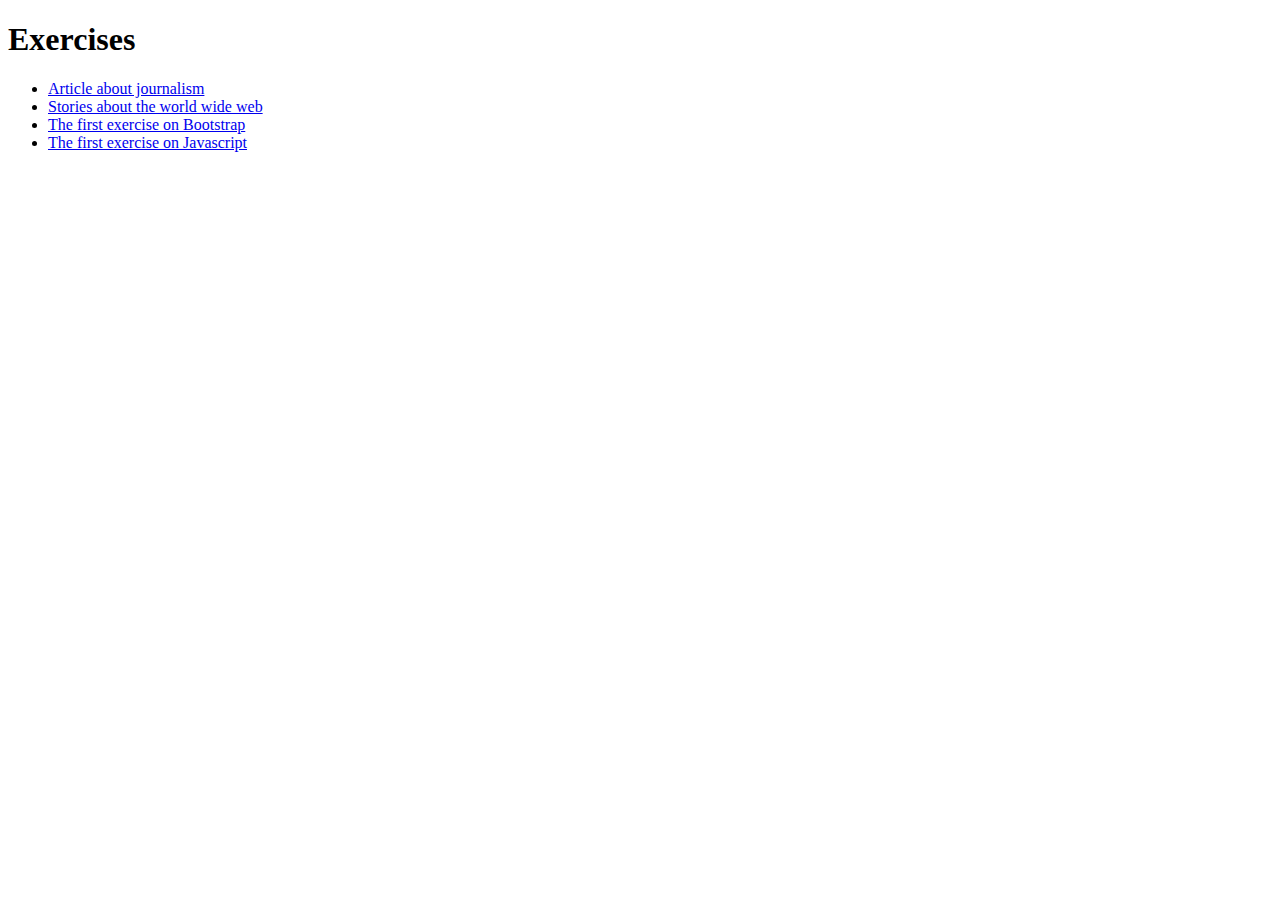
<file: index.html>
<!DOCTYPE html>
<html>
  <head>
    <title>Index</title>
  </head>
  <body>

    <h1>Exercises</h1>
    <ul>
      <li><a href="NewYorkerFolder/NewYorker.html" title="The page with the article about journalism">Article about journalism</a></li>
      <li><a href="StoriesFolder/stories.html" title="The page with the stories">Stories about the world wide web</a></li>
      <li><a href="bootstrap_exercises/dhdk_test.html" title="The test for bootstrap">The first exercise on Bootstrap</a></li>
      <li><a href="javascript_exercises/step_by_step.html" title="The test for javascript">The first exercise on Javascript</a></li>
    </ul>

  </body>
</html>
</file>
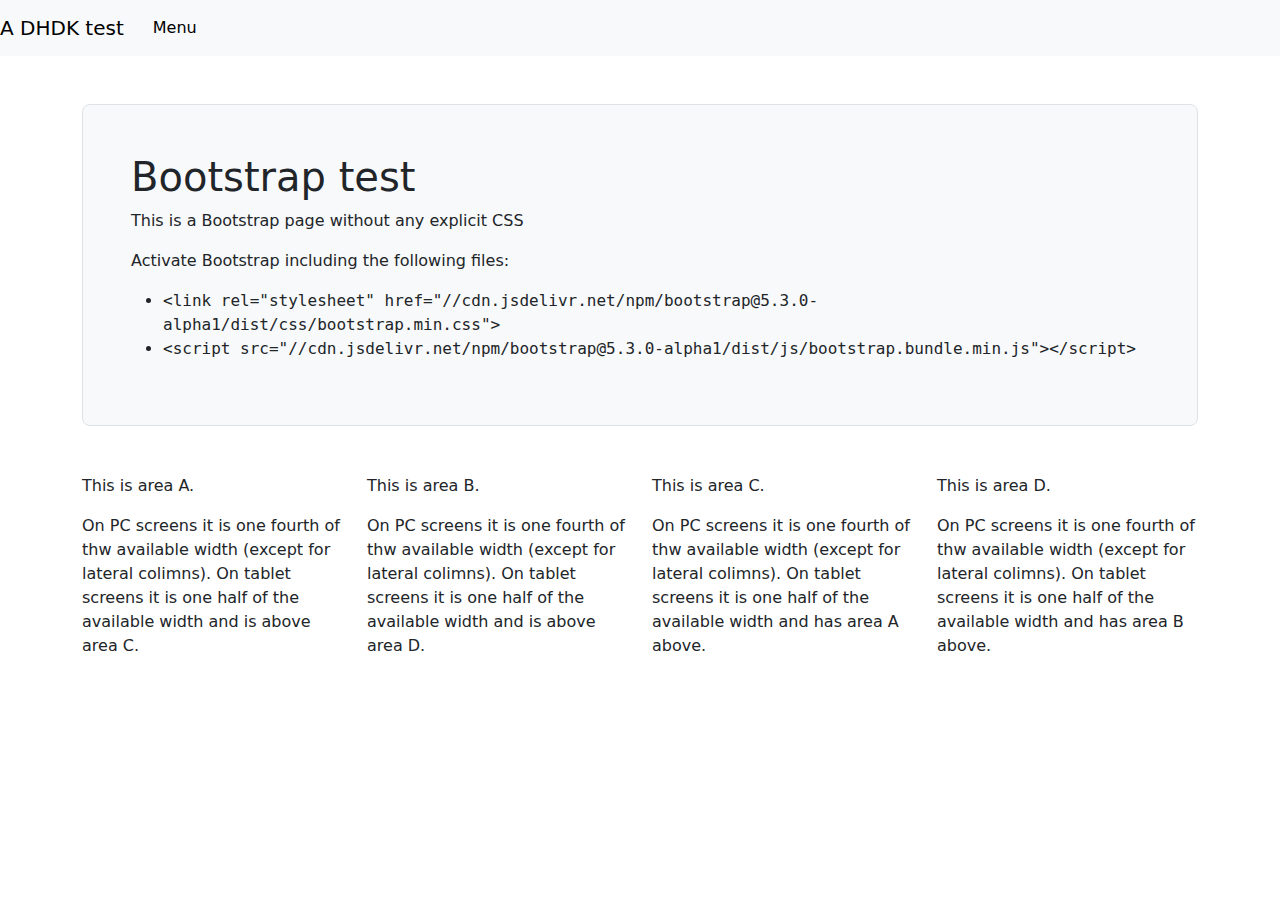
<file: bootstrap_exercises/dhdk_test.html>
<!DOCTYPE html>
<html lang="en">
<head>
  	<title>Esempio Bootstrap: navbar e modal</title>
  	<meta charset="utf-8">
  	<meta name="viewport" content="width=device-width, initial-scale=1">
  	<link href="https://cdn.jsdelivr.net/npm/bootstrap@5.3.3/dist/css/bootstrap.min.css" rel="stylesheet" integrity="sha384-QWTKZyjpPEjISv5WaRU9OFeRpok6YctnYmDr5pNlyT2bRjXh0JMhjY6hW+ALEwIH" crossorigin="anonymous">
</head>
<body>

<!-- The nav -->
<nav class="navbar navbar-expand-lg navbar-light bg-light">
	<a class="navbar-brand" href="#">A DHDK test</a>
	<button class="navbar-toggler" type="button" data-toggle="collapse" data-target="#navbarNav" aria-controls="navbarNav" aria-expanded="false" aria-label="Toggle navigation">
	  <span class="navbar-toggler-icon"></span>
	</button>
	<div class="collapse navbar-collapse" id="navbarNav">
	  <ul class="navbar-nav">
		<li class="nav-item">
				<button type="button" class="btn btn-light" data-toggle="modal" data-target="#exampleModal">
					Menu
				  </button>
		</li>
	  </ul>
	</div>
  </nav>


<!-- The modal -->
<div class="modal fade" id="exampleModal" tabindex="-1" role="dialog" aria-labelledby="exampleModalLabel" aria-hidden="true">
	<div class="modal-dialog" role="document">
	  <div class="modal-content">
		<div class="modal-header">
		  <h5 class="modal-title" id="exampleModalLabel">First modal</h5>
		  <button type="button" class="close" data-dismiss="modal" aria-label="Close">
			<span aria-hidden="true">&times;</span>
		  </button>
		</div>
		<div class="modal-body">
		  This is the text of the modal
		</div>
		<div class="modal-footer">
		  <button type="button" class="btn btn-outline-secondary" data-dismiss="modal">Close</button>
		</div>
	  </div>
	</div>
  </div>

<!-- The main part of the page -->
<div class="container mt-5">
    <div class="h-100 p-5 bg-light border rounded-3">
        <h1>Bootstrap test</h1>
        <p>This is a Bootstrap page without any explicit CSS</p>
        <p>Activate Bootstrap including the following files: </p>
        <ul>
	        <li><tt>&lt;link rel="stylesheet" href="//cdn.jsdelivr.net/npm/bootstrap@5.3.0-alpha1/dist/css/bootstrap.min.css"&gt;</tt></li>
	        <li><tt>&lt;script src="//cdn.jsdelivr.net/npm/bootstrap@5.3.0-alpha1/dist/js/bootstrap.bundle.min.js"&gt;&lt;/script&gt;</tt></li>
        </ul>
    </div>
</div>
<div class="container mt-5">
  <div class="row">
	<div class="col-12 col-sm-6 col-md-3 text-justify"> 
		<p>This is area A. <p>
		<p>On PC screens it is one fourth of thw available width (except for lateral colimns). 
		On tablet screens it is one half of the available width and is above area C.</p>
	</div>
	<div class="col-12 col-sm-6 col-md-3 text-justify"> 
		<p>This is area B. <p>
		<p>On PC screens it is one fourth of thw available width (except for lateral colimns). 
		On tablet screens it is one half of the available width and is above area D.</p>
	</div>
	<div class="col-12 col-sm-6 col-md-3 text-justify"> 
		<p>This is area C. <p>
		<p>On PC screens it is one fourth of thw available width (except for lateral colimns). 
		On tablet screens it is one half of the available width and has area A above.</p>
	</div>
	<div class="col-12 col-sm-6 col-md-3 text-justify"> 
		<p>This is area D. <p>
		<p>On PC screens it is one fourth of thw available width (except for lateral colimns). 
		On tablet screens it is one half of the available width and has area B above.</p>
	</div>
  </div>
</div>

<script src="https://code.jquery.com/jquery-3.2.1.slim.min.js" integrity="sha384-KJ3o2DKtIkvYIK3UENzmM7KCkRr/rE9/Qpg6aAZGJwFDMVNA/GpGFF93hXpG5KkN" crossorigin="anonymous"></script>
<script src="https://cdn.jsdelivr.net/npm/popper.js@1.12.9/dist/umd/popper.min.js" integrity="sha384-ApNbgh9B+Y1QKtv3Rn7W3mgPxhU9K/ScQsAP7hUibX39j7fakFPskvXusvfa0b4Q" crossorigin="anonymous"></script>
<script src="https://cdn.jsdelivr.net/npm/bootstrap@4.0.0/dist/js/bootstrap.min.js" integrity="sha384-JZR6Spejh4U02d8jOt6vLEHfe/JQGiRRSQQxSfFWpi1MquVdAyjUar5+76PVCmYl" crossorigin="anonymous"></script>
</body>
</html>
</file>
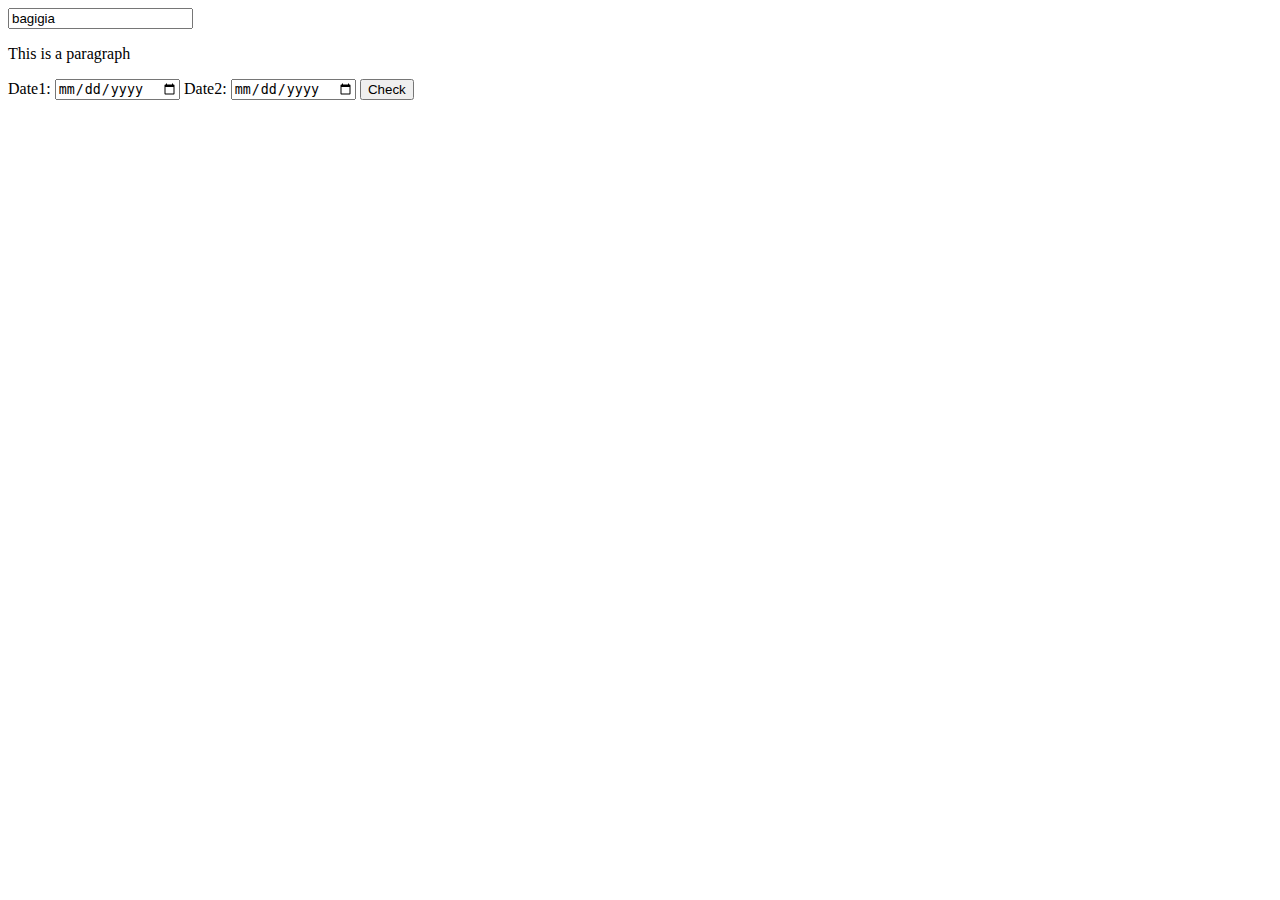
<file: javascript_exercises/step_by_step.html>
<!DOCTYPE html>
<html lang="en">
    <head>
        <meta charset="utf-8" />
        <meta name="viewport" content="width=device-width, initial-scale=1">
        <script type="text/javascript" src="script.js"></script>
    </head>
    <body>
        <input id="t1" type="text" name="txt" value="bagigia" onchange="set()" />
        <p>This is a <span id="s1">paragraph</span></p>
        <label>Date1: <input type="date" id="d1" /></label>
        <label>Date2: <input type="date" id="d2" /></label>
        <button onclick="check()">Check</button>
    </body>
</html>
</file>
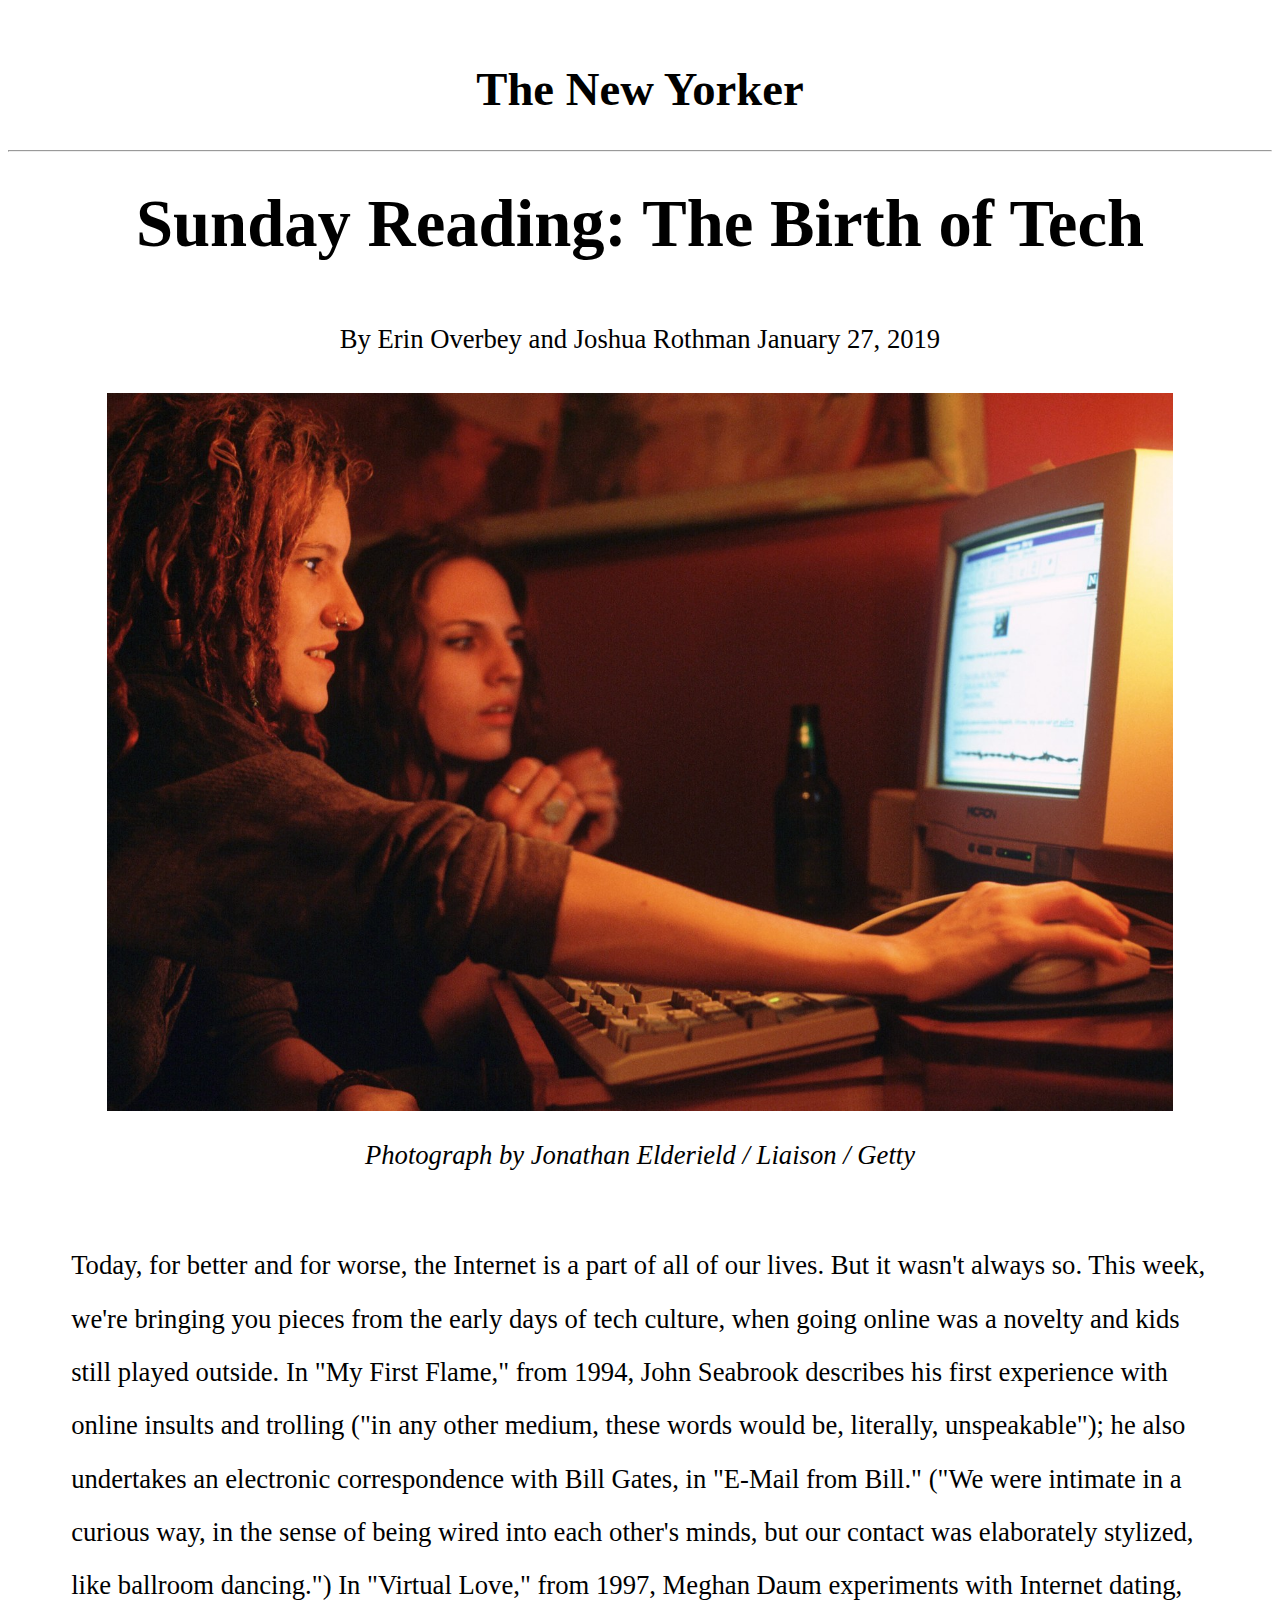
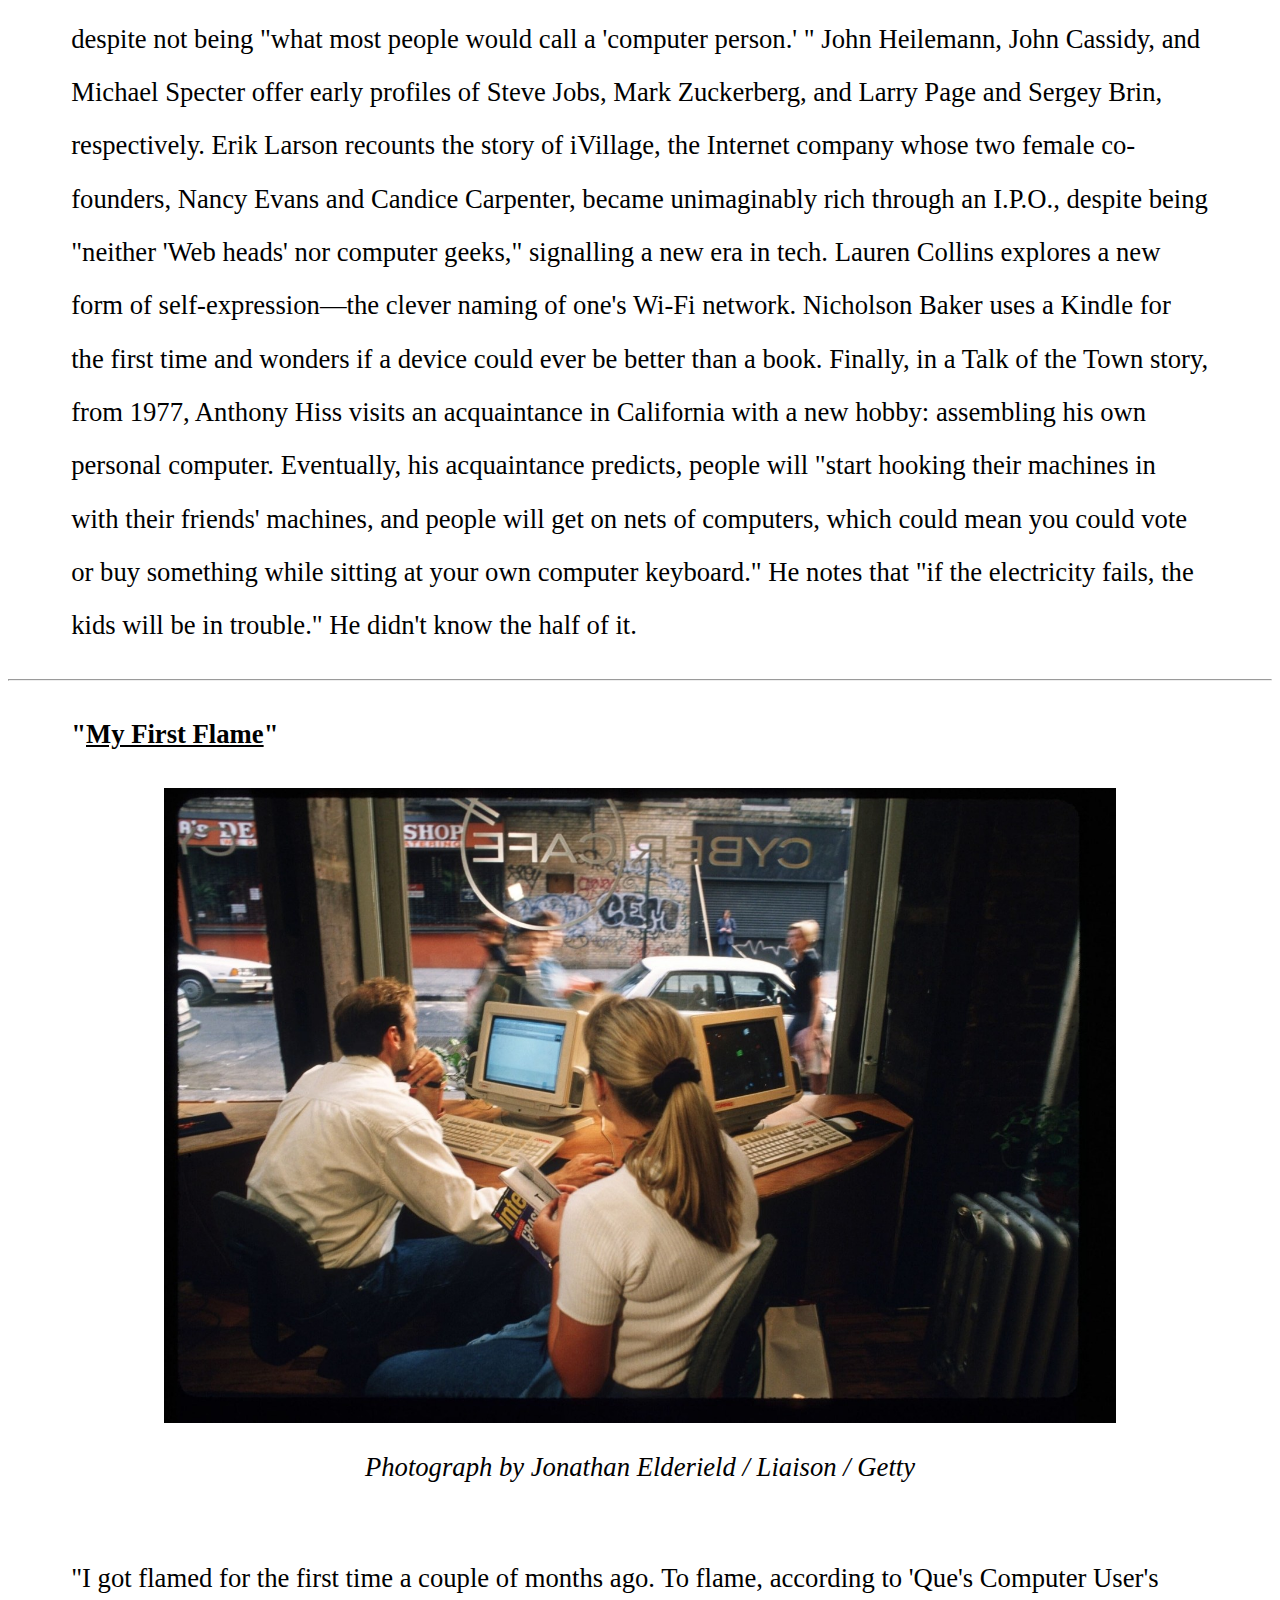
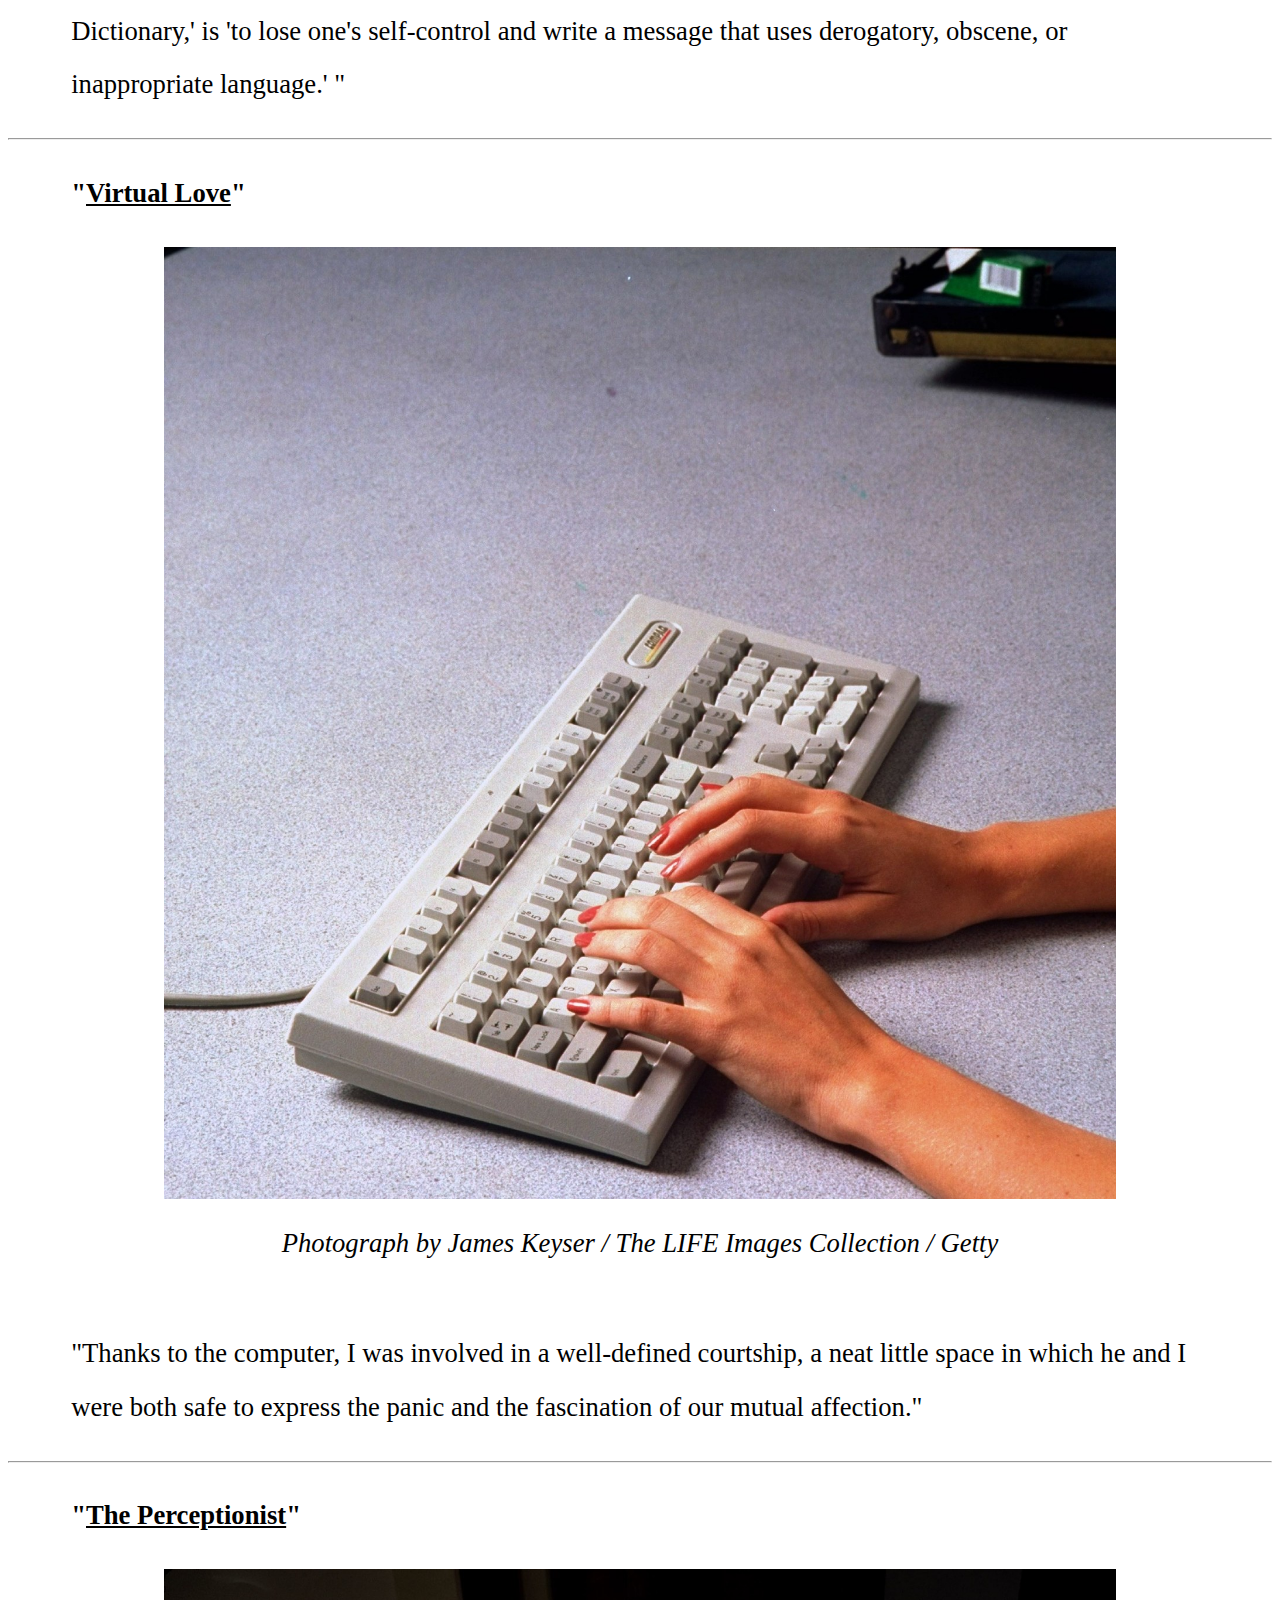
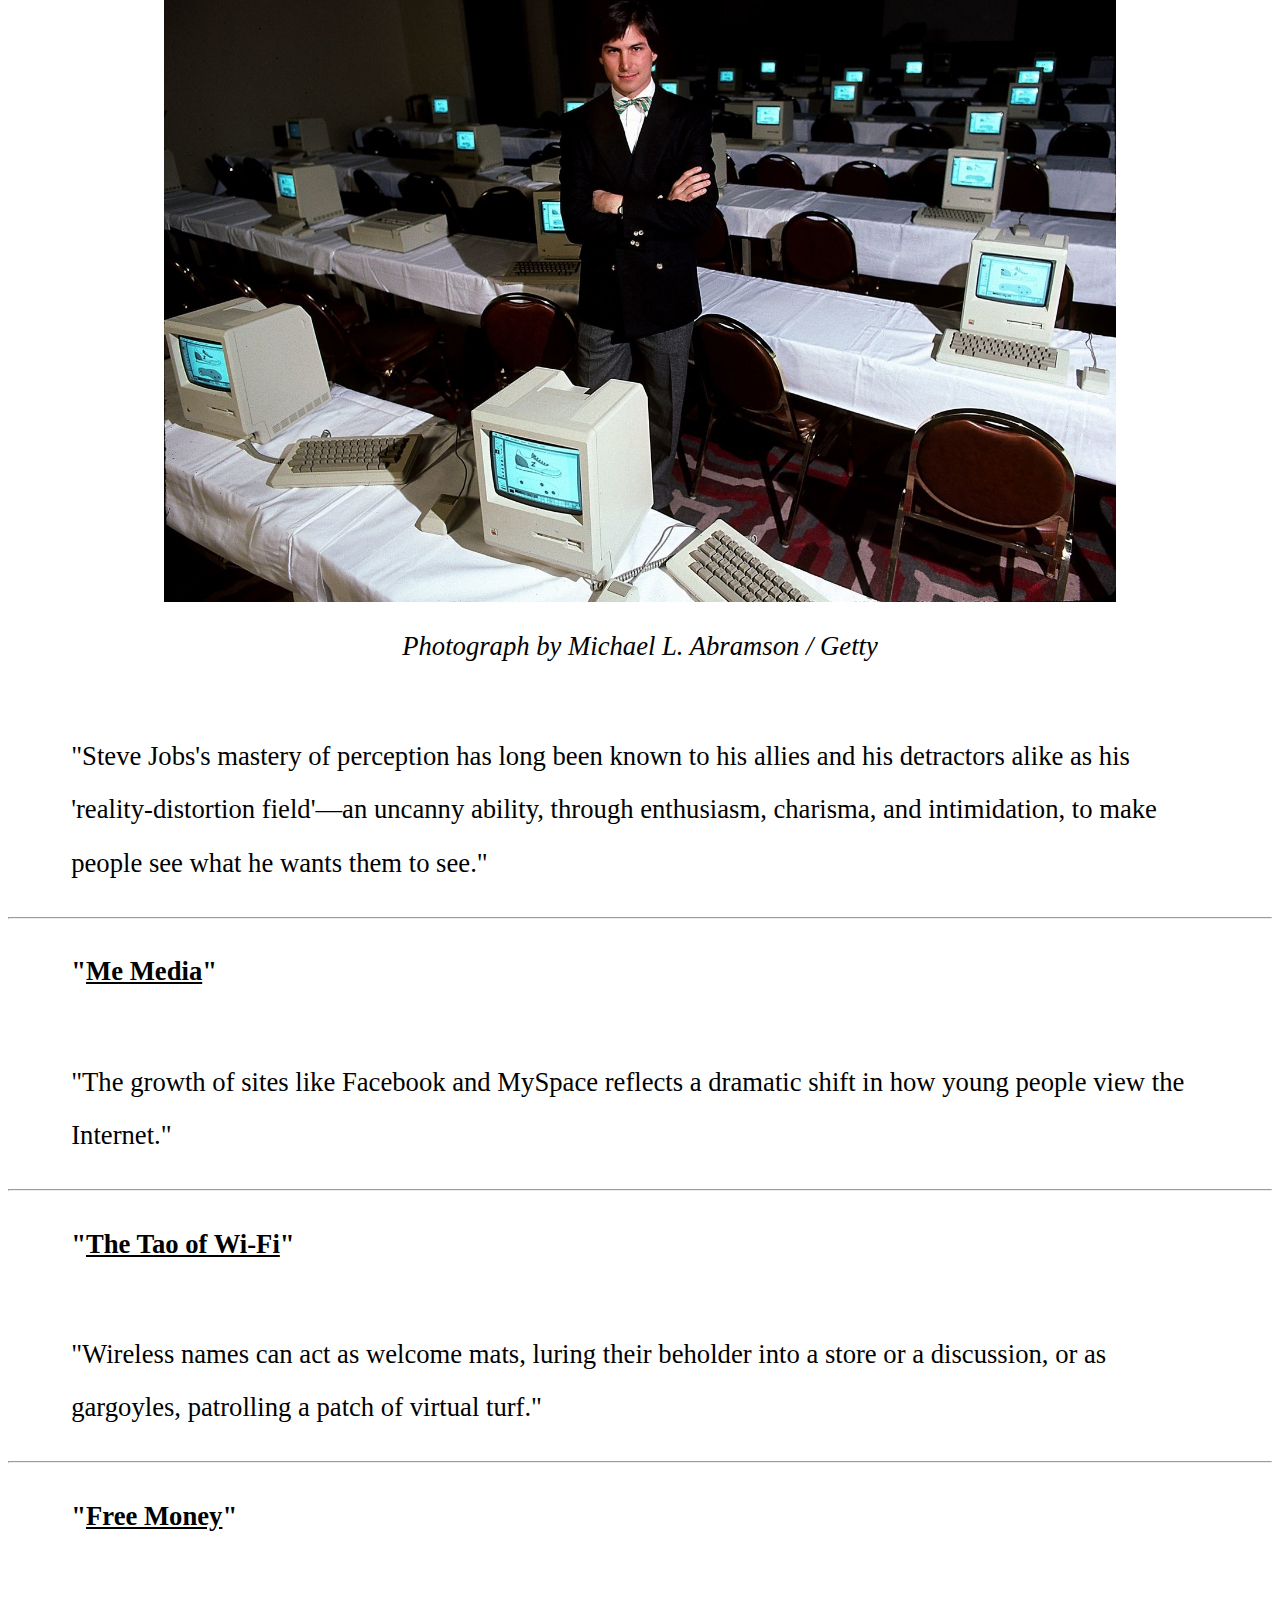
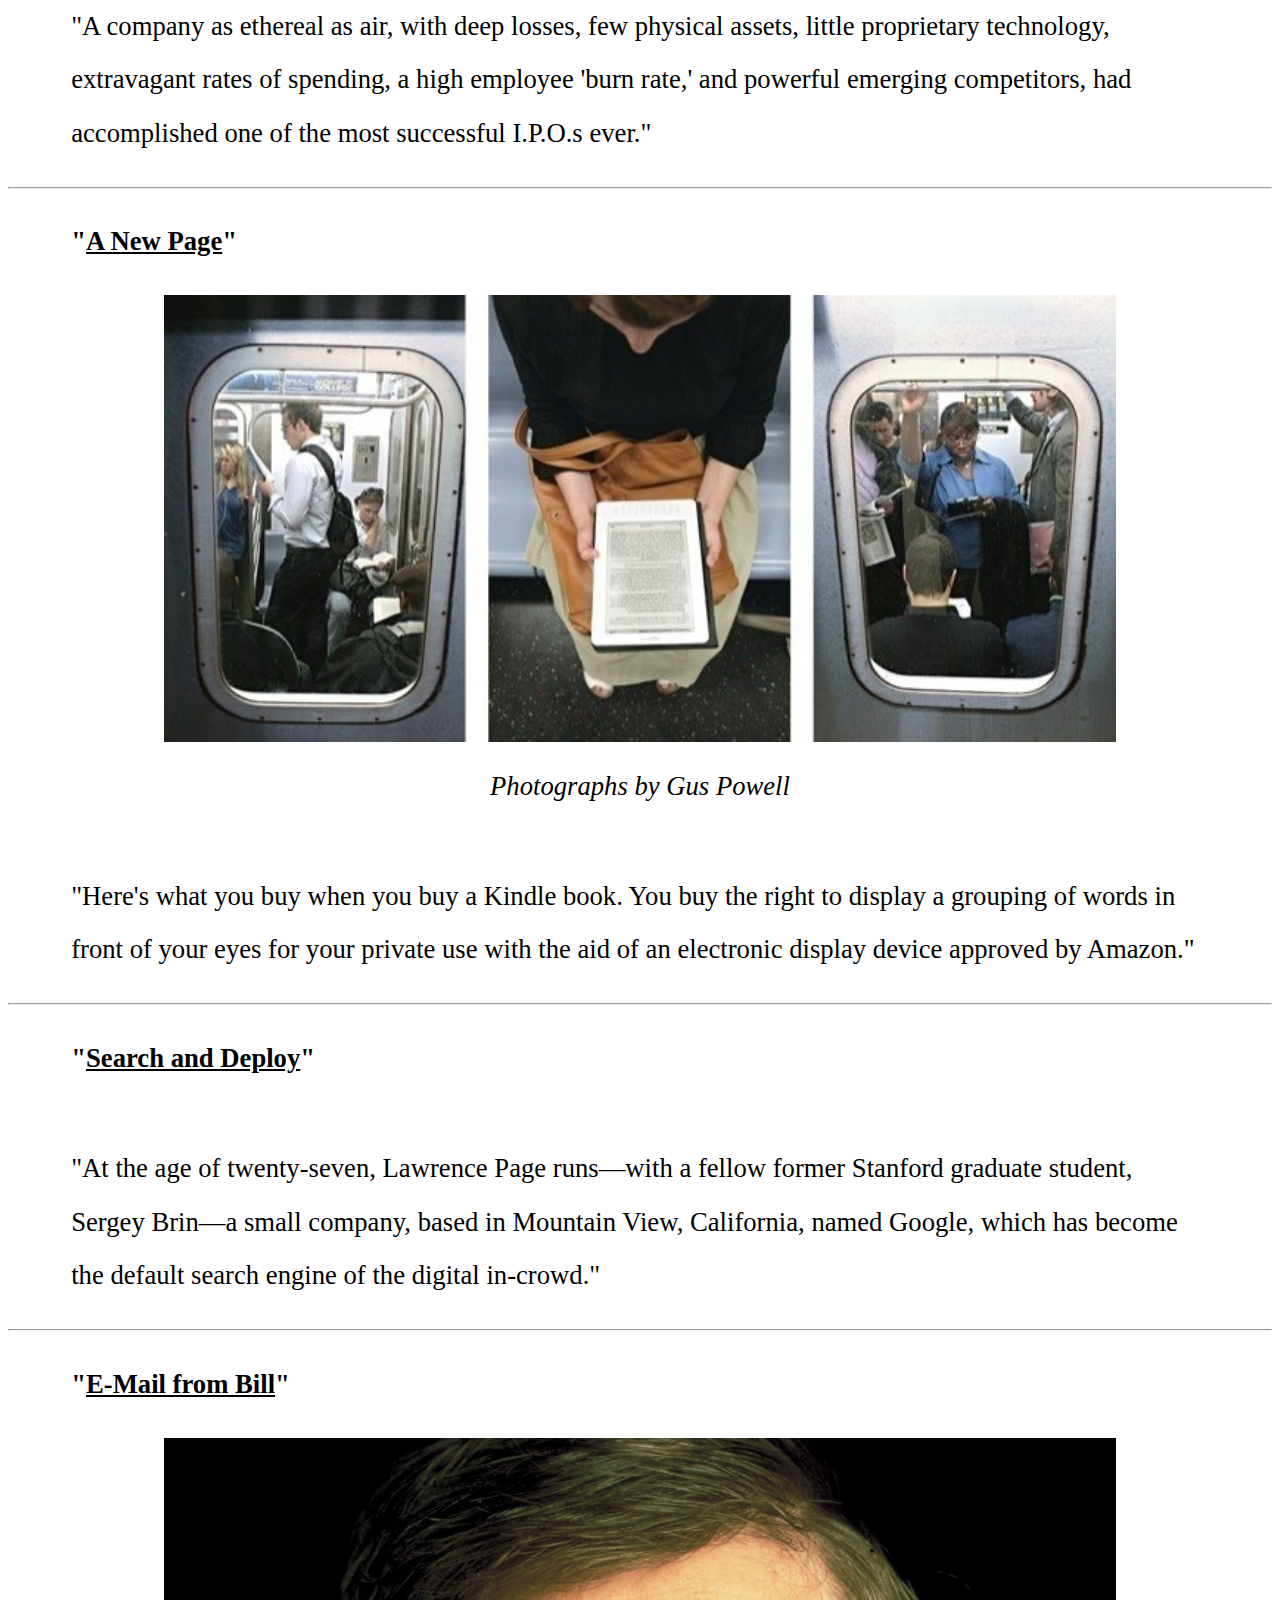
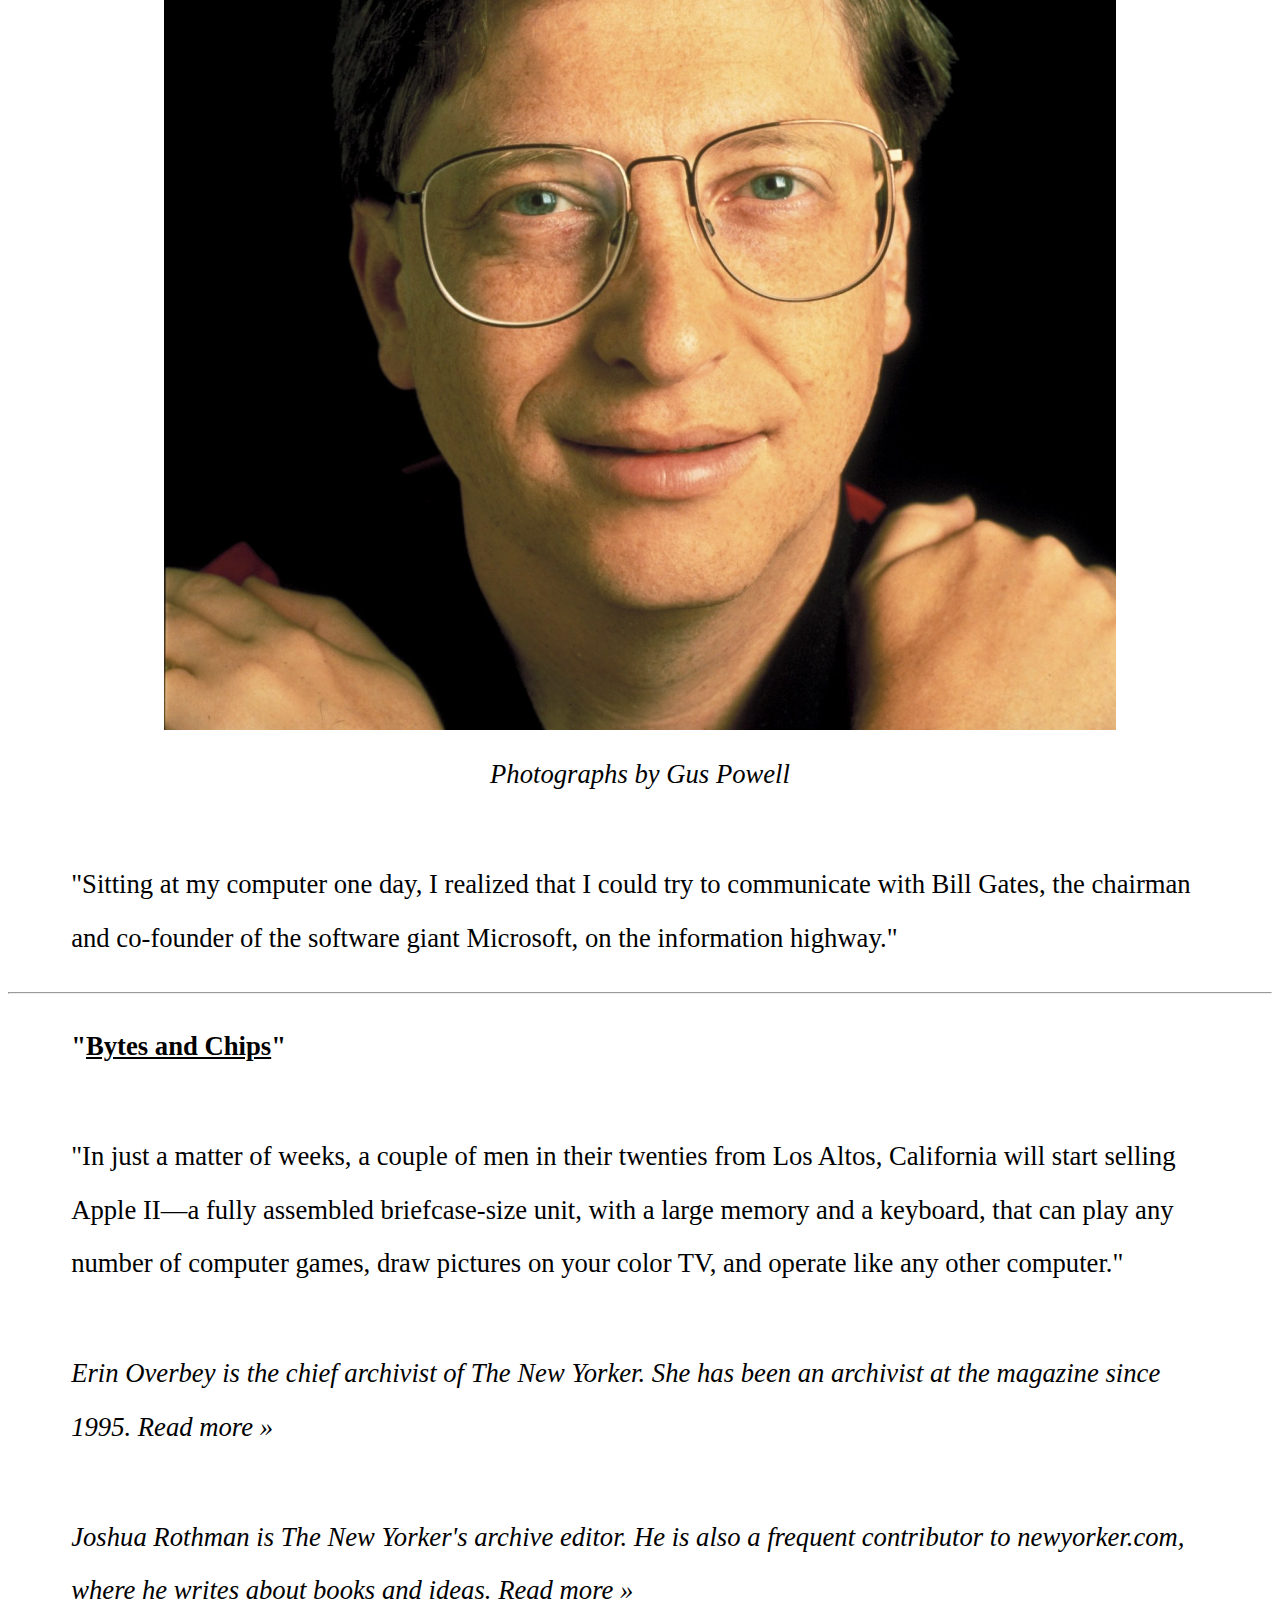
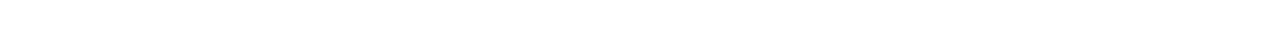
<file: StoriesFolder/stories.html>
<!DOCTYPE html>
<html lang="en">
    <head>
        <meta charset="utf-8" />
        <meta name="viewport" content="width=device-width, initial-scale=1">
        <title>Sunday Reading: The Birth of Tech</title>
        <link rel="stylesheet" type="text/css" href="../style/style.css" />
        <link href='https://fonts.googleapis.com/css?family=Bai Jamjuree' rel='stylesheet' />
    </head>
    <body>
        <div class="header">
            <div class="journal">
                <p><span class="journal_title">The New Yorker</span></p>
            </div>
            <hr>
            <h1>Sunday Reading: The Birth of Tech</h1>
            <p>By Erin Overbey and Joshua Rothman January 27, 2019</p>
            <figure>
                <img src="images/Sunday-Reading-The-Internet.jpg" alt="Two girls in front of a monitor who are surfing on the web" width="90%" />
                <figcaption>Photograph by Jonathan Elderield / Liaison / Getty</figcaption>
            </figure>
        </div>
        
        <div class="article">
            <p>Today, for better and for worse, the Internet is a part of all of our lives. But it wasn't always so. This week, we're bringing you pieces from the early days of tech culture, when going online was a novelty and kids still played outside. In "My First Flame," from 1994, John Seabrook describes his first experience with online insults and trolling ("in any other medium, these words would be, literally, unspeakable"); he also undertakes an electronic correspondence with Bill Gates, in "E-Mail from Bill." ("We were intimate in a curious way, in the sense of being wired into each other's minds, but our contact was elaborately stylized, like ballroom dancing.") In "Virtual Love," from 1997, Meghan Daum experiments with Internet dating, despite not being "what most people would call a 'computer person.' " John Heilemann, John Cassidy, and Michael Specter offer early profiles of Steve Jobs, Mark Zuckerberg, and Larry Page and Sergey Brin, respectively. Erik Larson recounts the story of iVillage, the Internet company whose two female co-founders, Nancy Evans and Candice Carpenter, became unimaginably rich through an I.P.O., despite being "neither 'Web heads' nor computer geeks," signalling a new era in tech. Lauren Collins explores a new form of self-expression—the clever naming of one's Wi-Fi network. Nicholson Baker uses a Kindle for the first time and wonders if a device could ever be better than a book. Finally, in a Talk of the Town story, from 1977, Anthony Hiss visits an acquaintance in California with a new hobby: assembling his own personal computer. Eventually, his acquaintance predicts, people will "start hooking their machines in with their friends' machines, and people will get on nets of computers, which could mean you could vote or buy something while sitting at your own computer keyboard." He notes that "if the electricity fails, the kids will be in trouble." He didn't know the half of it.</p>
        </div>
        <hr>
        
        <div class="article">
            <h3>"<span class="underlined">My First Flame</span>"</h3>
            <figure>
                <img src="images/Sunday-Reading-flame.jpg" alt="Two people on a café" width="90%" />
                <figcaption>Photograph by Jonathan Elderield / Liaison / Getty</figcaption>
            </figure>
            <p>"I got flamed for the first time a couple of months ago. To flame, according to 'Que's Computer User's Dictionary,' is 'to lose one's self-control and write a message that uses derogatory, obscene, or inappropriate language.' "</p>
        </div>
        <hr>
        
        <div class="article">
            <h3>"<span class="underlined">Virtual Love</span>"</h3>
            <figure>
                <img src="images/Sunday-Reading-love.jpg" alt="close shot of the hands of a woman who's typing on a keyboard" width="90%" />
                <figcaption>Photograph by James Keyser / The LIFE Images Collection / Getty</figcaption>
            </figure>
            <p>"Thanks to the computer, I was involved in a well-defined courtship, a neat little space in which he and I were both safe to express the panic and the fascination of our mutual affection."</p>
        </div>
        <hr>
        
        <div class="article">
            <h3>"<span class="underlined">The Perceptionist</span>"</h3>
            <figure>
                <img src="images/Sunday-Reading-jobs.jpg" alt="Steve Jobs in a room full of computers" width="90%" />
                <figcaption>Photograph by Michael L. Abramson / Getty</figcaption>
            </figure>
            <p>"Steve Jobs's mastery of perception has long been known to his allies and his detractors alike as his 'reality-distortion field'—an uncanny ability, through enthusiasm, charisma, and intimidation, to make people see what he wants them to see."</p>
        </div>
        <hr>

        <div class="article">
            <h3>"<span class="underlined">Me Media</span>"</h3>
            <p>"The growth of sites like Facebook and MySpace reflects a dramatic shift in how young people view the Internet."</p>
        </div>
        <hr>

        <div class="article">
            <h3>"<span class="underlined">The Tao of Wi-Fi</span>"</h3>
            <p>"Wireless names can act as welcome mats, luring their beholder into a store or a discussion, or as gargoyles, patrolling a patch of virtual turf."</p>
        </div>
        <hr>

        <div class="article">
            <h3>"<span class="underlined">Free Money</span>"</h3>
            <p>"A company as ethereal as air, with deep losses, few physical assets, little proprietary technology, extravagant rates of spending, a high employee 'burn rate,' and powerful emerging competitors, had accomplished one of the most successful I.P.O.s ever."</p>
        </div>
        <hr>

        <div class="article">
            <h3>"<span class="underlined">A New Page</span>"</h3>
            <figure>
                <img src="images/Sunday-Reading-kindle.jpg" alt="Different people reading on a Kindle" width="90%" />
                <figcaption>Photographs by Gus Powell</figcaption>
            </figure>
            <p>"Here's what you buy when you buy a Kindle book. You buy the right to display a grouping of words in front of your eyes for your private use with the aid of an electronic display device approved by Amazon."</p>
        </div>
        <hr>

        <div class="article">
            <h3>"<span class="underlined">Search and Deploy</span>"</h3>
            <p>"At the age of twenty-seven, Lawrence Page runs—with a fellow former Stanford graduate student, Sergey Brin—a small company, based in Mountain View, California, named Google, which has become the default search engine of the digital in-crowd."</p>
        </div>
        <hr>

        <div class="article">
            <h3>"<span class="underlined">E-Mail from Bill</span>"</h3>
            <figure>
                <img src="images/Sunday-Reading-gates.jpg" alt="A portrait of Bill Gates" width="90%" />
                <figcaption>Photographs by Gus Powell</figcaption>
            </figure>
            <p>"Sitting at my computer one day, I realized that I could try to communicate with Bill Gates, the chairman and co-founder of the software giant Microsoft, on the information highway."</p>
        </div>
        <hr>

        <div class="article">
            <h3>"<span class="underlined">Bytes and Chips</span>"</h3>
            <p>"In just a matter of weeks, a couple of men in their twenties from Los Altos, California will start selling Apple II—a fully assembled briefcase-size unit, with a large memory and a keyboard, that can play any number of computer games, draw pictures on your color TV, and operate like any other computer."</p>
        </div>
        <div class="footer">
            <p>Erin Overbey is the chief archivist of The New Yorker. She has been an archivist at the magazine since 1995. Read more »</p>
            <p>Joshua Rothman is The New Yorker's archive editor. He is also a frequent contributor to newyorker.com, where he writes about books and ideas. Read more »</p>
            </div>
    </body>
</html>
</file>
<file: style/style.css>
* {
    font-family: 'Times New Roman', Times, serif;
    font-size: 20pt;
    line-height: 40pt;
}

.newspaper {
    font-style: italic;
}

h1 {
    font-size: 50pt;
}

.header {
    text-align: center;
}

.journal {
    font-weight: bold;
}

.journal_title {
    font-size: 35pt;
}

h2 {
    font-size: 30pt;
    font-weight: lighter;
    font-style: italic;
}

.author {
    font-weight: bold;
}

.underlined {
    text-decoration: underline;
}

figcaption {
    font-style: italic;
}

.illustration {
    font-style: normal;
    font-weight: bold;
    color: gray;
}

.article {
    margin-left: 5%;
    margin-right: 5%;
}

p {
    margin-top: 5%;
}

figure {
    text-align: center;
}

.footer {
    margin-left: 5%;
    margin-right: 5%;
    font-style: italic;
}
</file>
